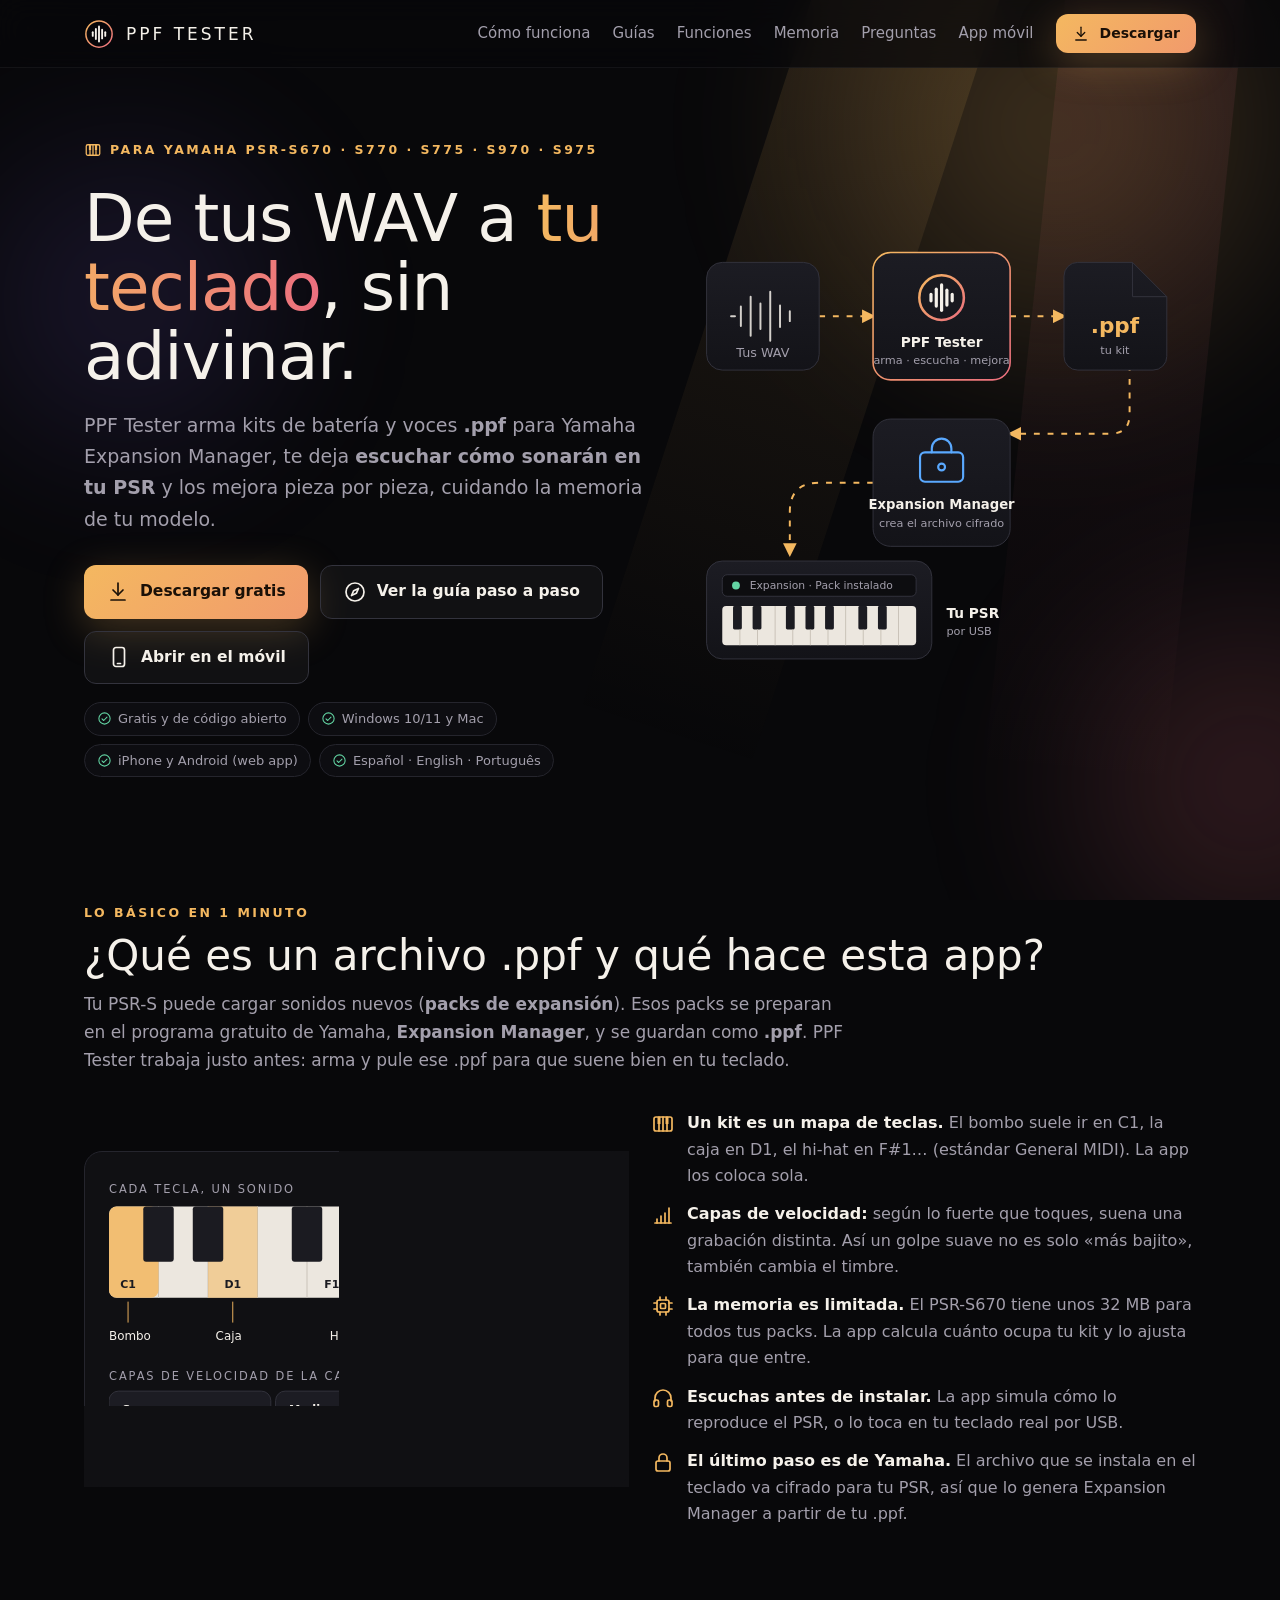
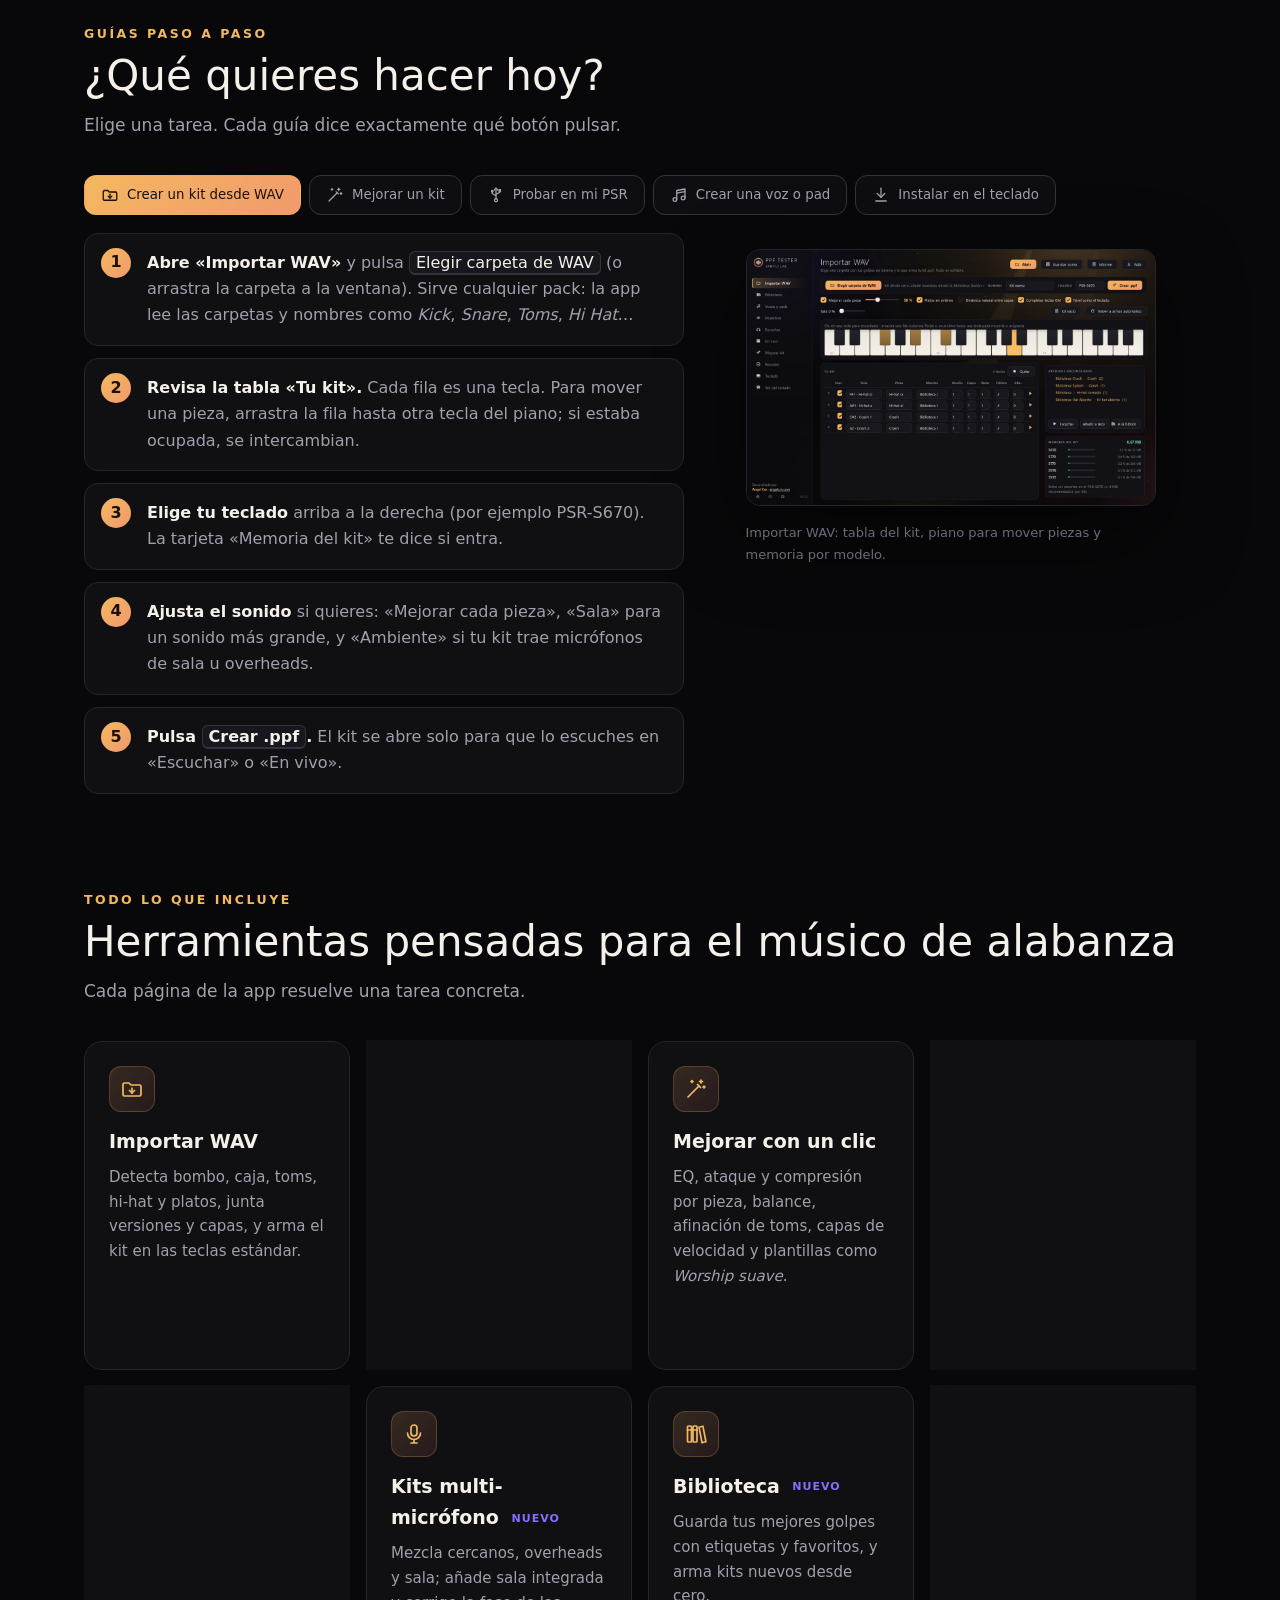
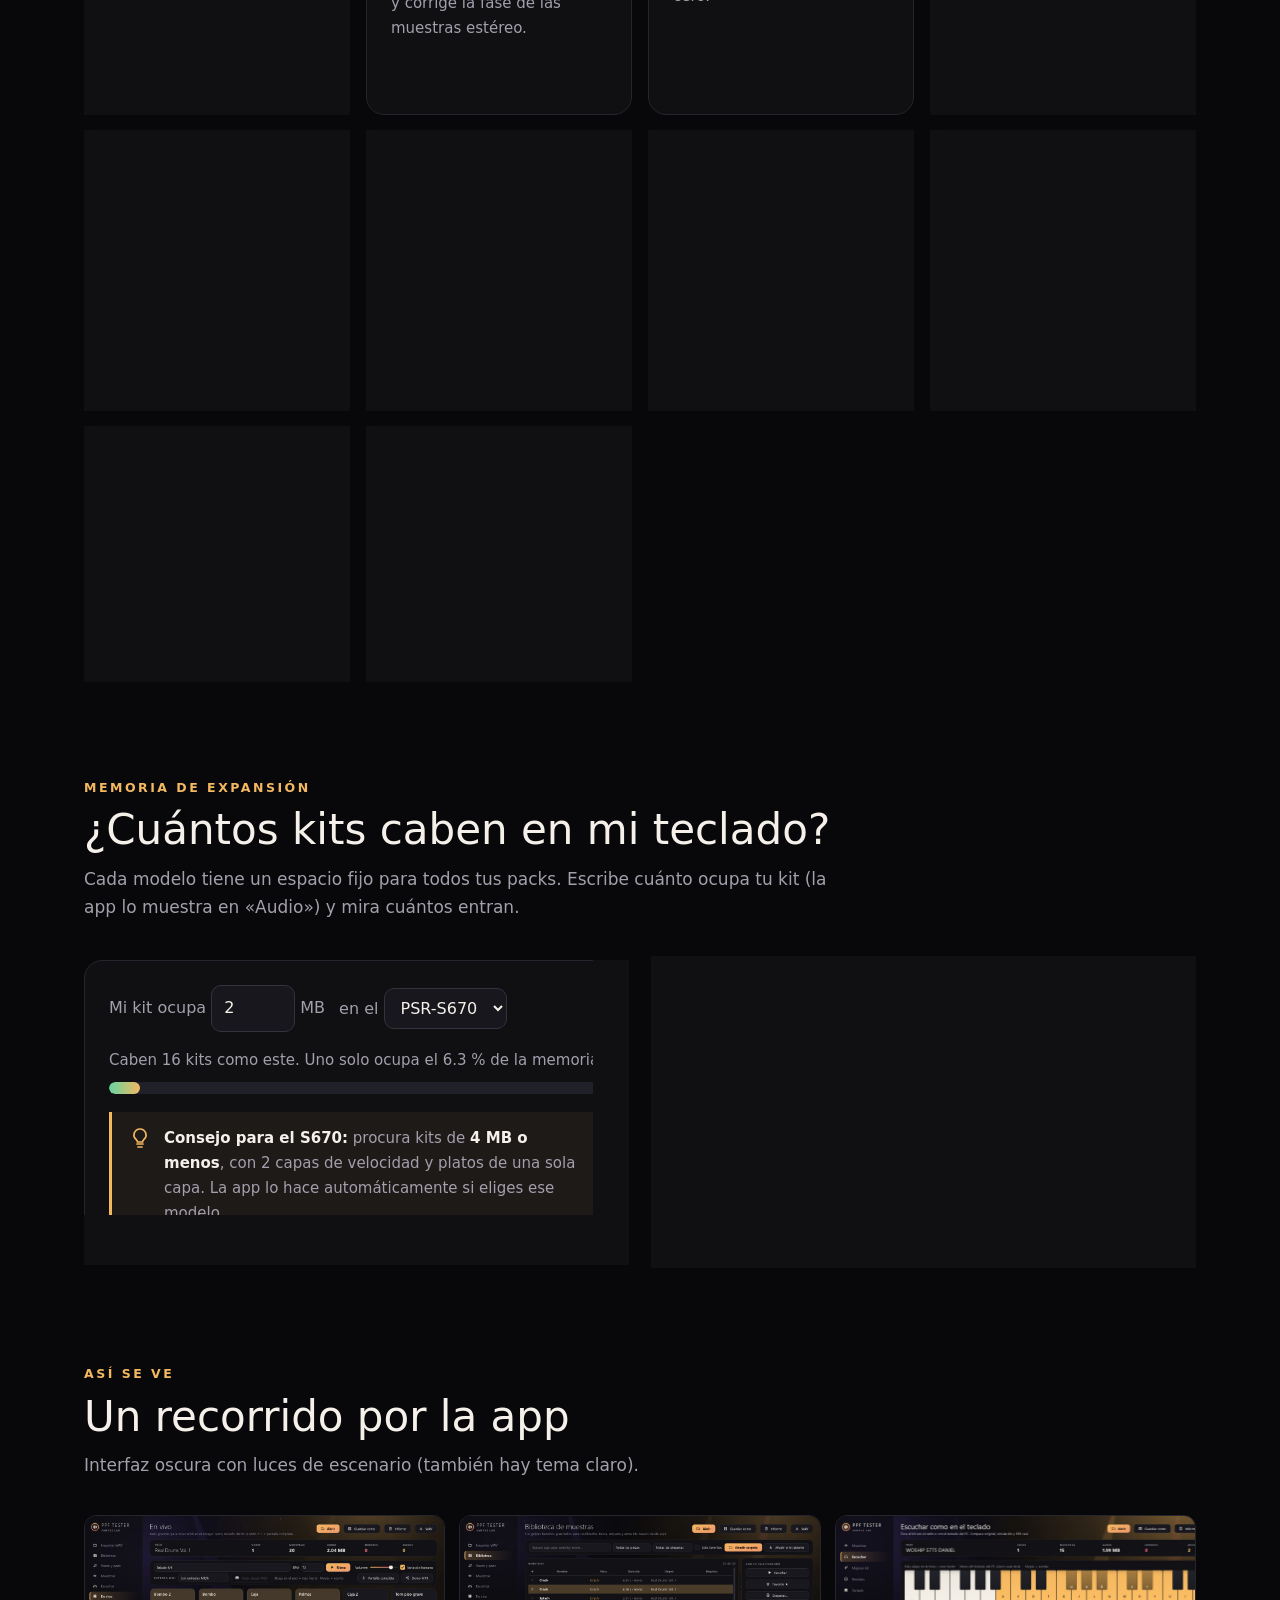
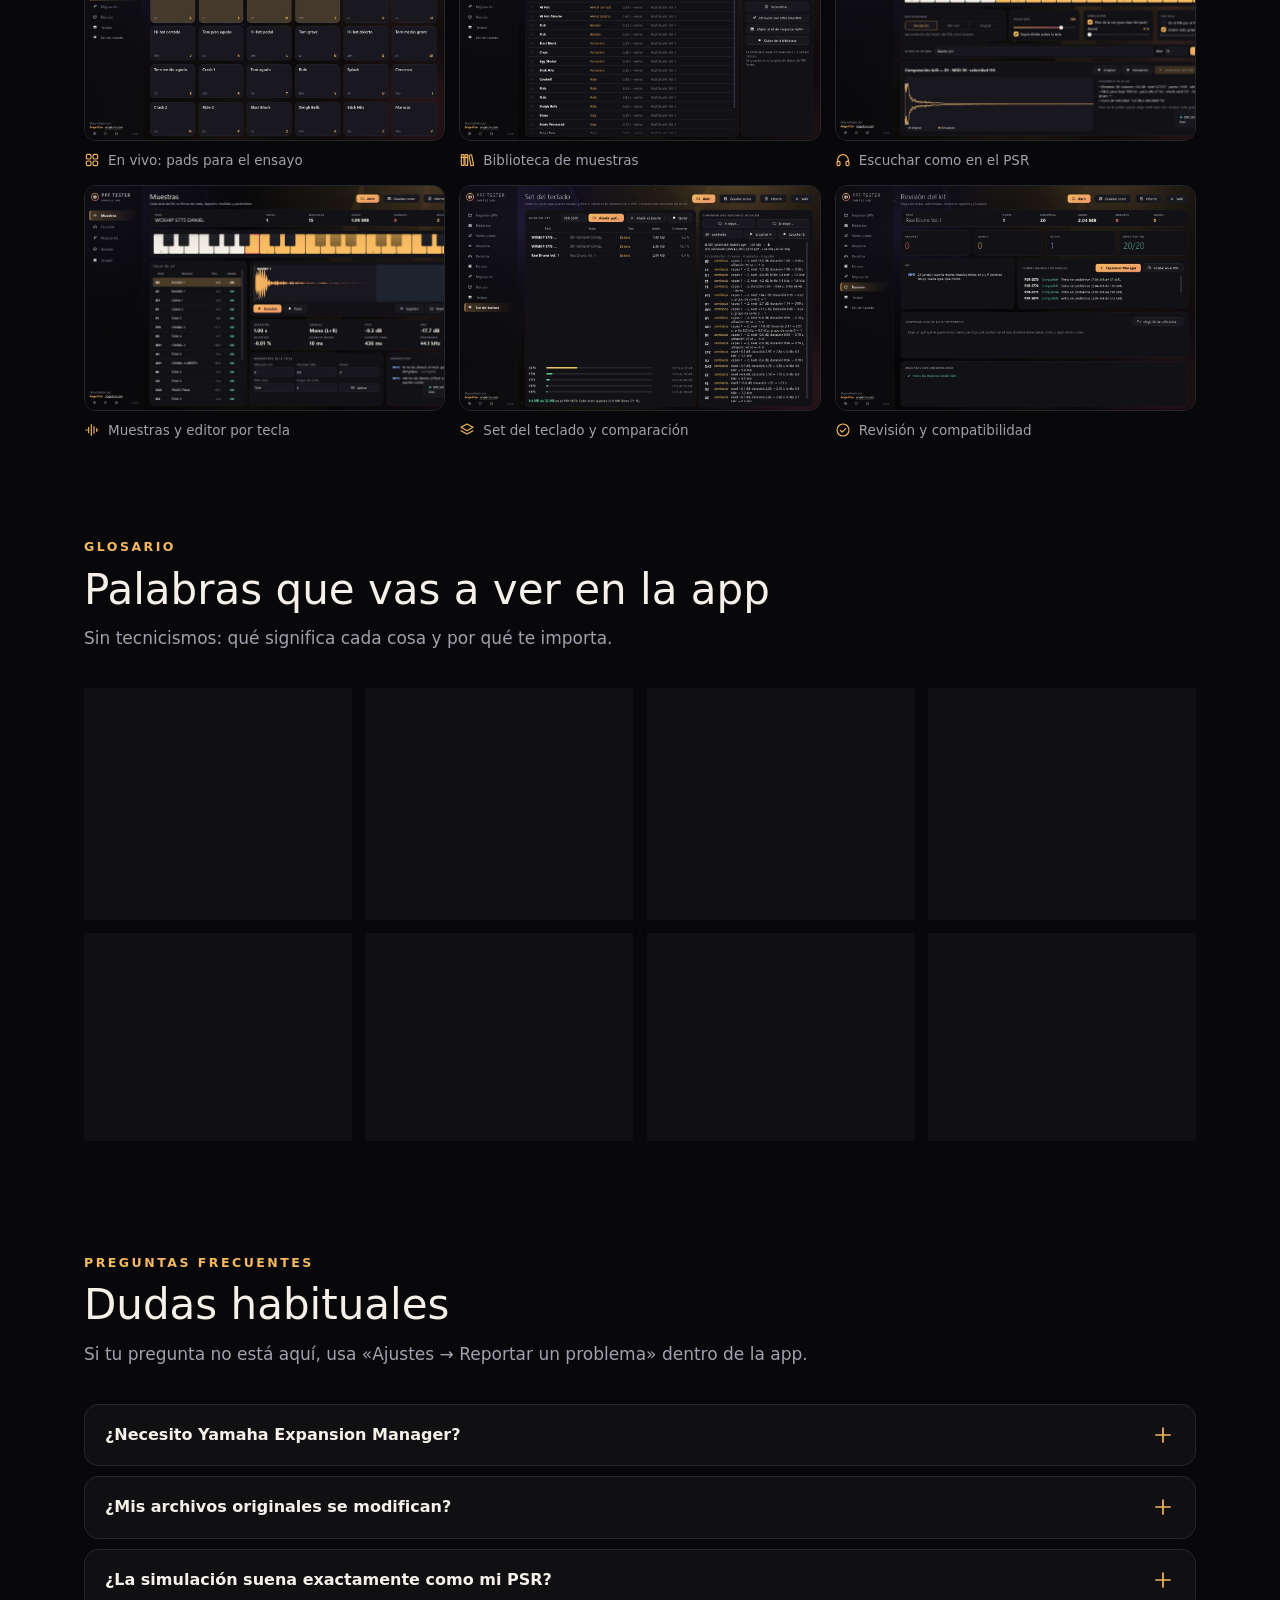
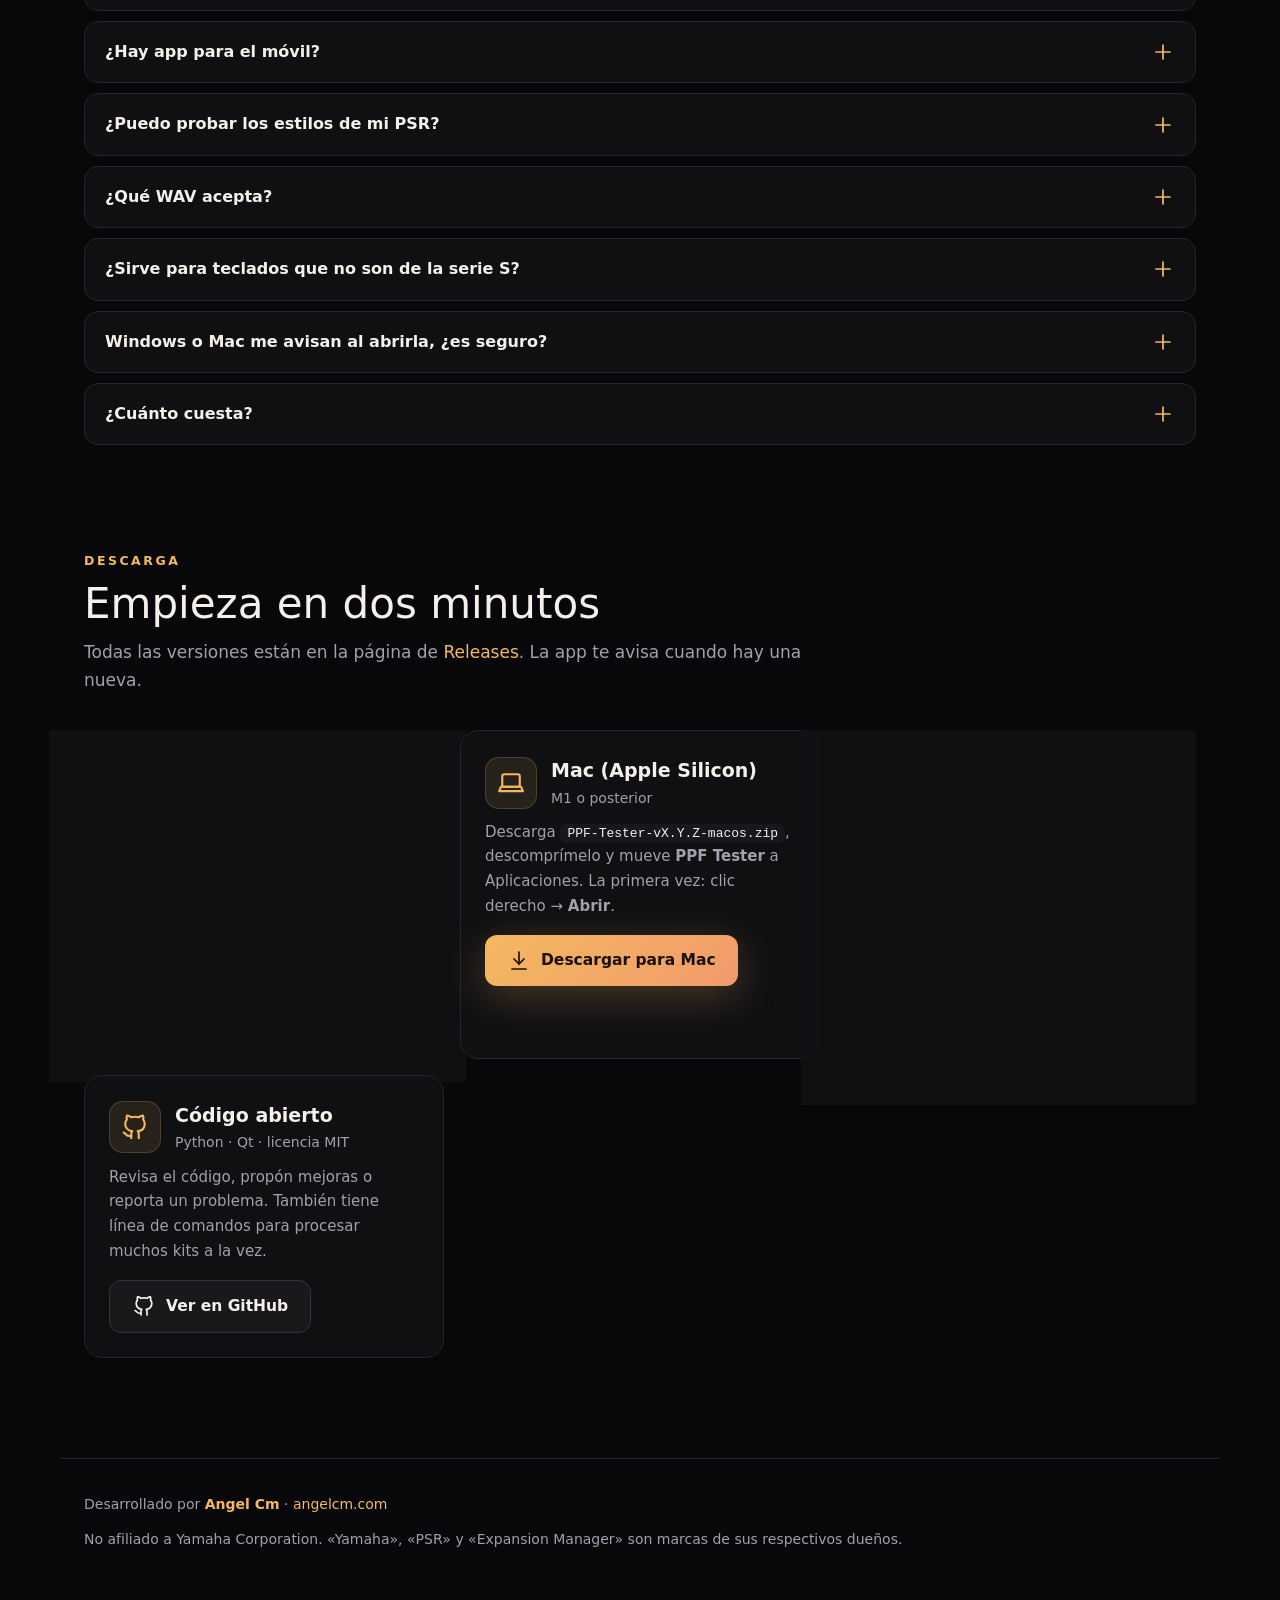
<file: docs/index.html>
<!doctype html>
<html lang="es">
<head>
<meta charset="utf-8">
<meta name="viewport" content="width=device-width, initial-scale=1">
<title>PPF Tester — Crea y mejora kits para tu Yamaha PSR-S</title>
<meta name="description" content="Guía y descarga de PPF Tester: crea, escucha y mejora kits de batería y voces .ppf para Yamaha PSR-S670, S770, S775, S970 y S975. Gratis y de código abierto. Por Angel Cm.">
<meta property="og:title" content="PPF Tester — Crea y mejora kits para tu Yamaha PSR-S">
<meta property="og:description" content="Arrastra tus WAV, escucha cómo sonarán en tu PSR y mejóralos pieza por pieza. Gratis para Windows y Mac.">
<meta property="og:image" content="https://angel-cm-dev.github.io/ppf-tester/live.jpg">
<link rel="icon" href="logo.png">
<style>
:root{--bg:#08080a;--card:#121216;--card2:#17171d;--line:#25252d;--line2:#33333d;--fg:#f5f1ea;--mut:#a39fac;--dim:#6d6977;
--gold:#f4b860;--coral:#ec6f7f;--violet:#8b6cff;--blue:#5aa9ff;--ok:#63d4a3;--r:18px}
*{box-sizing:border-box}html{scroll-behavior:smooth;scroll-padding-top:80px}
body{margin:0;background:var(--bg);color:var(--fg);font:16px/1.65 "Segoe UI Variable Text","Segoe UI",system-ui,-apple-system,"SF Pro Text",sans-serif;overflow-x:hidden}
a{color:var(--gold);text-decoration:none}a:hover{text-decoration:underline}
.i{width:24px;height:24px;flex:none;fill:none;stroke:currentColor;stroke-width:1.7;stroke-linecap:round;stroke-linejoin:round}
.i.s{width:18px;height:18px}.i.l{width:30px;height:30px}
/* luces de escenario */
.stage{position:fixed;inset:0;z-index:-1;overflow:hidden;pointer-events:none}
.light{position:absolute;border-radius:50%;filter:blur(60px);opacity:.5;animation:float 18s ease-in-out infinite}
.l1{width:55vw;height:55vw;left:55%;top:-25%;background:radial-gradient(circle,rgba(244,184,96,.5),transparent 65%)}
.l2{width:45vw;height:45vw;left:75%;top:55%;background:radial-gradient(circle,rgba(236,111,127,.4),transparent 65%);animation-delay:-6s}
.l3{width:40vw;height:40vw;left:-10%;top:5%;background:radial-gradient(circle,rgba(139,108,255,.3),transparent 65%);animation-delay:-11s}
.beam{position:absolute;top:-10%;width:14vw;height:130%;background:linear-gradient(180deg,rgba(244,184,96,.13),transparent 75%);transform-origin:top center;animation:sway 14s ease-in-out infinite}
.b1{left:66%;transform:rotate(18deg)}.b2{left:84%;transform:rotate(6deg);background:linear-gradient(180deg,rgba(236,111,127,.11),transparent 75%);animation-delay:-5s}
@keyframes float{50%{transform:translate(-4%,5%) scale(1.08)}}
@keyframes sway{50%{transform:rotate(-8deg)}}
/* cabecera */
header{position:sticky;top:0;z-index:10;backdrop-filter:blur(14px);background:rgba(8,8,10,.72);border-bottom:1px solid rgba(255,255,255,.05)}
.bar{max-width:1160px;margin:0 auto;padding:14px 24px;display:flex;align-items:center;gap:12px}
.brand{display:flex;align-items:center;gap:12px;color:var(--fg);font-weight:300;letter-spacing:3px;font-size:17px}
.brand:hover{text-decoration:none}
nav{margin-left:auto;display:flex;gap:22px;font-size:15px;align-items:center}
nav a{color:var(--mut)}nav a:hover{color:var(--fg);text-decoration:none}
nav .btn{padding:8px 16px;font-size:14px}
/* hero */
.hero{max-width:1160px;margin:0 auto;padding:72px 24px 30px;display:grid;grid-template-columns:1.05fr .95fr;gap:40px;align-items:center}
.eyebrow{display:inline-flex;align-items:center;gap:8px;color:var(--gold);font-weight:700;letter-spacing:2.5px;font-size:12.5px;text-transform:uppercase}
h1{font-size:clamp(38px,5.6vw,66px);font-weight:300;line-height:1.05;margin:16px 0 18px;letter-spacing:-1px}
h1 span{background:linear-gradient(90deg,var(--gold),var(--coral));-webkit-background-clip:text;background-clip:text;color:transparent}
.lead{color:var(--mut);font-size:19px;margin:0}
.cta{display:flex;gap:12px;flex-wrap:wrap;margin:30px 0 14px}
.btn{display:inline-flex;align-items:center;gap:10px;padding:13px 22px;border-radius:12px;font-weight:700;font-size:15.5px;border:1px solid var(--line2);color:var(--fg);background:rgba(255,255,255,.04);transition:.2s}
.btn:hover{background:rgba(255,255,255,.09);text-decoration:none}
.btn.primary{background:linear-gradient(135deg,var(--gold),#f19a6c);color:#1a1007;border:none;box-shadow:0 10px 40px rgba(244,184,96,.25)}
.btn.primary:hover{transform:translateY(-2px);box-shadow:0 14px 50px rgba(244,184,96,.35)}
.small{color:var(--mut);font-size:14px}
.chips{display:flex;flex-wrap:wrap;gap:8px;margin-top:18px}
.chip{display:inline-flex;align-items:center;gap:6px;font-size:13px;color:var(--mut);border:1px solid var(--line);border-radius:99px;padding:5px 12px;background:rgba(18,18,22,.6)}
.chip .i{width:15px;height:15px;color:var(--ok)}
.flow{width:100%;height:auto}
/* secciones */
section{max-width:1160px;margin:0 auto;padding:96px 24px 0}
.kicker{color:var(--gold);font-weight:700;letter-spacing:2.5px;font-size:12.5px;text-transform:uppercase;margin-bottom:8px}
h2{font-size:clamp(30px,4vw,42px);font-weight:300;margin:0 0 10px;line-height:1.15}
.sub{color:var(--mut);margin:0 0 36px;max-width:760px;font-size:17px}
h3{margin:0 0 8px;font-size:19px}
.card{background:rgba(18,18,22,.84);border:1px solid var(--line);border-radius:var(--r);padding:24px;backdrop-filter:blur(6px)}
.card p{margin:0;color:var(--mut);font-size:15px}
.grid{display:grid;grid-template-columns:repeat(auto-fit,minmax(255px,1fr));gap:16px}
.feat .ico{width:46px;height:46px;border-radius:12px;display:grid;place-items:center;margin-bottom:14px;color:var(--gold);
  background:linear-gradient(135deg,rgba(244,184,96,.16),rgba(236,111,127,.10));border:1px solid rgba(244,184,96,.22)}
.feat .tag{display:inline-block;font-size:11px;font-weight:700;letter-spacing:1px;color:var(--violet);margin-left:6px;vertical-align:middle}
.two{display:grid;grid-template-columns:1fr 1fr;gap:22px;align-items:center}
.diagram{width:100%;height:auto;display:block}
.note{display:flex;gap:12px;align-items:flex-start;border-left:3px solid var(--gold);background:rgba(244,184,96,.06);padding:14px 16px;border-radius:0 12px 12px 0;color:var(--mut);font-size:15px;margin-top:18px}
.note .i{color:var(--gold)}
.note b{color:var(--fg)}
.facts{list-style:none;padding:0;margin:0;display:grid;gap:12px}
.facts li{display:flex;gap:12px;color:var(--mut)}
.facts li b{color:var(--fg)}
.facts .i{color:var(--gold);margin-top:2px}
/* guías con pestañas */
.tabs{display:flex;flex-wrap:wrap;gap:8px;margin-bottom:18px}
.tab{display:inline-flex;align-items:center;gap:8px;cursor:pointer;border:1px solid var(--line2);background:rgba(18,18,22,.7);color:var(--mut);padding:10px 16px;border-radius:12px;font:600 14.5px inherit;font-family:inherit}
.tab[aria-selected=true]{color:#1a1007;background:linear-gradient(135deg,var(--gold),#f19a6c);border-color:transparent}
.tab:focus-visible{outline:2px solid var(--gold);outline-offset:2px}
.panel{display:none}.panel.on{display:grid;grid-template-columns:1.1fr .9fr;gap:22px;align-items:start}
.steps{counter-reset:s;list-style:none;margin:0;padding:0;display:grid;gap:12px}
.steps li{counter-increment:s;position:relative;padding:16px 18px 16px 62px;background:rgba(18,18,22,.84);border:1px solid var(--line);border-radius:14px;color:var(--mut)}
.steps li::before{content:counter(s);position:absolute;left:16px;top:14px;width:30px;height:30px;border-radius:50%;display:grid;place-items:center;font-weight:700;color:#1a1007;background:linear-gradient(135deg,var(--gold),#f19a6c)}
.steps li b{color:var(--fg)}
.steps kbd,.k{font:600 13.5px inherit;font-family:inherit;white-space:nowrap;background:var(--card2);border:1px solid var(--line2);border-bottom-width:2px;border-radius:6px;padding:1px 6px;color:var(--fg)}
.shotbox img{width:100%;border-radius:14px;border:1px solid var(--line);box-shadow:0 30px 80px rgba(0,0,0,.55)}
.shotbox figcaption{color:var(--dim);font-size:13px;margin-top:8px}
/* memoria */
table{width:100%;border-collapse:collapse}
.mem th,.mem td{padding:12px 14px;text-align:left;border-bottom:1px solid var(--line)}
.mem th{color:var(--mut);font-size:12.5px;letter-spacing:1px;text-transform:uppercase;font-weight:600}
.mem tr:last-child td{border-bottom:0}
.calc{display:flex;flex-wrap:wrap;gap:14px;align-items:center;margin-bottom:16px;color:var(--mut)}
.calc select,.calc input{background:var(--card2);color:var(--fg);border:1px solid var(--line2);border-radius:10px;padding:9px 12px;font:inherit}
.calc output{color:var(--fg);font-weight:700}
.meter{height:12px;border-radius:99px;background:#202028;overflow:hidden;margin-top:10px}
.meter i{display:block;height:100%;border-radius:99px;background:linear-gradient(90deg,var(--ok),var(--gold));transition:width .3s}
/* glosario y faq */
.gloss{display:grid;grid-template-columns:repeat(auto-fit,minmax(250px,1fr));gap:14px}
.gloss dt{font-weight:700;display:flex;gap:10px;align-items:center}
.gloss dt .i{color:var(--gold)}
.gloss dd{margin:6px 0 0;color:var(--mut);font-size:15px}
details{border:1px solid var(--line);border-radius:14px;background:rgba(18,18,22,.84);padding:0 20px;margin-bottom:10px}
summary{cursor:pointer;list-style:none;padding:17px 0;font-weight:600;display:flex;align-items:center;gap:12px}
summary::-webkit-details-marker{display:none}
summary .i{color:var(--gold);transition:transform .2s;margin-left:auto}
details[open] summary .i{transform:rotate(45deg)}
details p{color:var(--mut);margin:0 0 18px}
/* galería y descarga */
.gal{display:grid;grid-template-columns:repeat(3,1fr);gap:14px}
.gal figure{margin:0}
.gal img{width:100%;aspect-ratio:16/10;object-fit:cover;object-position:top left;border-radius:12px;border:1px solid var(--line);display:block}
.gal figcaption{font-size:13.5px;color:var(--mut);margin-top:8px;display:flex;gap:8px;align-items:center}
.gal figcaption .i{width:16px;height:16px;color:var(--gold)}
.dl{display:grid;grid-template-columns:repeat(auto-fit,minmax(300px,1fr));gap:16px}
.dl .card{display:flex;flex-direction:column;gap:10px}
.dl .head{display:flex;align-items:center;gap:14px}
.dl .head .ico{width:52px;height:52px;border-radius:14px;display:grid;place-items:center;color:var(--gold);background:rgba(244,184,96,.1);border:1px solid rgba(244,184,96,.2)}
.dl code{font:13px ui-monospace,Consolas,monospace;color:var(--fg);background:var(--card2);border-radius:6px;padding:2px 7px}
.dl .btn{align-self:flex-start;margin-top:6px}
footer{max-width:1160px;margin:100px auto 0;padding:34px 24px 50px;border-top:1px solid var(--line);display:flex;flex-wrap:wrap;gap:12px;justify-content:space-between;color:var(--mut);font-size:14px}
.hero>*,.two>*,.panel>*,.grid>*,.dl>*,.gal>*{min-width:0}img,svg.flow,svg.diagram{max-width:100%}
.mem{font-size:15px}
@media (max-width:900px){.hero,.two,.panel.on{grid-template-columns:1fr}.gal{grid-template-columns:1fr 1fr}nav a:not(.btn){display:none}}
@media (max-width:560px){.gal{grid-template-columns:1fr}.steps li{padding-left:56px}.bar{padding:12px 16px}.brand{font-size:15px;letter-spacing:2px}.hero,section{padding-left:16px;padding-right:16px}.mem th,.mem td{padding:10px 8px}.tab{flex:1 1 auto}}
@media (prefers-reduced-motion:reduce){.light,.beam,.anim{animation:none!important}html{scroll-behavior:auto}}
/* animaciones del diagrama */
.pulse{animation:pulse 2.4s ease-in-out infinite}
@keyframes pulse{50%{opacity:.35}}
.dash{stroke-dasharray:6 8;animation:dash 1.6s linear infinite}
@keyframes dash{to{stroke-dashoffset:-28}}
</style>
</head>
<body>

<!-- ============================================================ iconos SVG -->
<svg width="0" height="0" style="position:absolute" aria-hidden="true">
 <defs>
  <linearGradient id="g-gold" x1="0" y1="0" x2="1" y2="1"><stop offset="0" stop-color="#f4b860"/><stop offset="1" stop-color="#ec6f7f"/></linearGradient>
  <linearGradient id="g-card" x1="0" y1="0" x2="0" y2="1"><stop offset="0" stop-color="#1c1c23"/><stop offset="1" stop-color="#131318"/></linearGradient>
 </defs>
 <symbol id="i-logo" viewBox="0 0 48 48"><circle cx="24" cy="24" r="21" fill="none" stroke="url(#g-gold)" stroke-width="2.4"/><g stroke="#f5f1ea" stroke-width="3" stroke-linecap="round"><path d="M14 21v6"/><path d="M19 16v16"/><path d="M24 12v24"/><path d="M29 17v14"/><path d="M34 21v6"/></g></symbol>
 <symbol id="i-download" viewBox="0 0 24 24"><path d="M12 3v12"/><path d="m7 10 5 5 5-5"/><path d="M5 20h14"/></symbol>
 <symbol id="i-github" viewBox="0 0 24 24"><path d="M9 19c-4 1.3-4-2-6-2.5"/><path d="M15 21v-3.4a3 3 0 0 0-.8-2.3c2.7-.3 5.6-1.3 5.6-6a4.7 4.7 0 0 0-1.3-3.2 4.3 4.3 0 0 0-.1-3.2s-1-.3-3.4 1.3a11.6 11.6 0 0 0-6 0C6.6 2.6 5.6 2.9 5.6 2.9a4.3 4.3 0 0 0-.1 3.2 4.7 4.7 0 0 0-1.3 3.2c0 4.6 2.9 5.7 5.6 6a3 3 0 0 0-.8 2.3V21"/></symbol>
 <symbol id="i-check" viewBox="0 0 24 24"><circle cx="12" cy="12" r="9"/><path d="m8 12.5 2.7 2.7L16 9.8"/></symbol>
 <symbol id="i-folder" viewBox="0 0 24 24"><path d="M3 7.5A1.5 1.5 0 0 1 4.5 6H9l2 2h8.5A1.5 1.5 0 0 1 21 9.5v8A1.5 1.5 0 0 1 19.5 19h-15A1.5 1.5 0 0 1 3 17.5z"/><path d="M12 11v5"/><path d="m9.5 13.5 2.5 2.5 2.5-2.5"/></symbol>
 <symbol id="i-headphones" viewBox="0 0 24 24"><path d="M4 15v-3a8 8 0 0 1 16 0v3"/><rect x="3" y="14" width="4.5" height="6.5" rx="1.6"/><rect x="16.5" y="14" width="4.5" height="6.5" rx="1.6"/></symbol>
 <symbol id="i-wand" viewBox="0 0 24 24"><path d="m4 20 11-11"/><path d="m13.5 7.5 3 3"/><path d="M17 3v3M15.5 4.5h3M20 9v2M19 10h2M8 3.5v2M7 4.5h2"/></symbol>
 <symbol id="i-wave" viewBox="0 0 24 24"><path d="M3 12h2M7 8v8M11 4v16M15 7v10M19 10v4M21 12h0"/></symbol>
 <symbol id="i-piano" viewBox="0 0 24 24"><rect x="3" y="5" width="18" height="14" rx="2"/><path d="M8 5v14M12 5v14M16 5v14"/><path d="M6.5 5v7h3V5M14.5 5v7h3V5" fill="currentColor" stroke="none"/></symbol>
 <symbol id="i-chip" viewBox="0 0 24 24"><rect x="6" y="6" width="12" height="12" rx="2"/><rect x="9.5" y="9.5" width="5" height="5" rx="1"/><path d="M9 3v3M15 3v3M9 18v3M15 18v3M3 9h3M3 15h3M18 9h3M18 15h3"/></symbol>
 <symbol id="i-mic" viewBox="0 0 24 24"><rect x="9" y="3" width="6" height="11" rx="3"/><path d="M5.5 11a6.5 6.5 0 0 0 13 0"/><path d="M12 17.5V21M9 21h6"/></symbol>
 <symbol id="i-books" viewBox="0 0 24 24"><rect x="3.5" y="4" width="4" height="16" rx="1"/><rect x="9" y="4" width="4" height="16" rx="1"/><path d="m15 5.2 3.9-1 3 15.5-3.9 1z"/><path d="M3.5 8h4M9 8h4"/></symbol>
 <symbol id="i-note" viewBox="0 0 24 24"><path d="M9 18V6l11-2v12"/><circle cx="6.5" cy="18" r="2.5"/><circle cx="17.5" cy="16" r="2.5"/><path d="m9 9.5 11-2"/></symbol>
 <symbol id="i-phone" viewBox="0 0 24 24"><rect x="6.5" y="2.5" width="11" height="19" rx="2.5"/><path d="M10.5 18.5h3"/></symbol>
 <symbol id="i-style" viewBox="0 0 24 24"><rect x="2.5" y="6" width="19" height="12" rx="2"/><path d="M6 10h2M10 10h2M14 10h2"/><path d="M6 14h12"/></symbol>
 <symbol id="i-pads" viewBox="0 0 24 24"><rect x="3.5" y="3.5" width="7" height="7" rx="2"/><rect x="13.5" y="3.5" width="7" height="7" rx="2"/><rect x="3.5" y="13.5" width="7" height="7" rx="2"/><rect x="13.5" y="13.5" width="7" height="7" rx="2"/></symbol>
 <symbol id="i-compass" viewBox="0 0 24 24"><circle cx="12" cy="12" r="9"/><path d="m15.5 8.5-2.2 4.8-4.8 2.2 2.2-4.8z"/></symbol>
 <symbol id="i-layers" viewBox="0 0 24 24"><path d="m12 3 9 5-9 5-9-5z"/><path d="m3 13 9 5 9-5"/></symbol>
 <symbol id="i-share" viewBox="0 0 24 24"><circle cx="6" cy="12" r="2.6"/><circle cx="18" cy="6" r="2.6"/><circle cx="18" cy="18" r="2.6"/><path d="m8.3 10.8 7.4-3.6M8.3 13.2l7.4 3.6"/></symbol>
 <symbol id="i-scale" viewBox="0 0 24 24"><path d="M12 4v16M7 20h10"/><path d="M5 7h14"/><path d="m5 7-3 6a3 3 0 0 0 6 0z"/><path d="m19 7-3 6a3 3 0 0 0 6 0z"/></symbol>
 <symbol id="i-compare" viewBox="0 0 24 24"><rect x="3" y="4" width="7.5" height="16" rx="1.5"/><rect x="13.5" y="4" width="7.5" height="16" rx="1.5"/><path d="M6 9h2M6 12h2M16.5 9h2M16.5 14h2"/></symbol>
 <symbol id="i-room" viewBox="0 0 24 24"><path d="M3 20V9l9-5 9 5v11"/><path d="M8 20v-6h8v6"/><path d="M9.5 11.5a3.5 3.5 0 0 1 5 0"/></symbol>
 <symbol id="i-usb" viewBox="0 0 24 24"><path d="M12 3v14"/><path d="m9.5 5.5 2.5-2.5 2.5 2.5"/><path d="M12 13 7 10V8"/><circle cx="7" cy="7" r="1"/><path d="m12 11 5-2.5V7"/><rect x="16" y="5" width="2" height="2"/><circle cx="12" cy="19" r="2"/></symbol>
 <symbol id="i-monitor" viewBox="0 0 24 24"><rect x="3" y="4" width="18" height="12" rx="2"/><path d="M8 20h8M12 16v4"/></symbol>
 <symbol id="i-laptop" viewBox="0 0 24 24"><rect x="5" y="5" width="14" height="10" rx="1.5"/><path d="M2.5 18.5h19l-1.5-3.5H4z"/></symbol>
 <symbol id="i-plus" viewBox="0 0 24 24"><path d="M12 5v14M5 12h14"/></symbol>
 <symbol id="i-bulb" viewBox="0 0 24 24"><path d="M9 18h6M10 21h4"/><path d="M12 3a6 6 0 0 0-3.6 10.8c.6.5 1 1.2 1 2V16h5.2v-.2c0-.8.4-1.5 1-2A6 6 0 0 0 12 3z"/></symbol>
 <symbol id="i-velocity" viewBox="0 0 24 24"><path d="M4 20h16"/><path d="M6 20v-4M10 20v-7M14 20v-10M18 20V5"/></symbol>
 <symbol id="i-loop" viewBox="0 0 24 24"><path d="M17 2.5 20 5.5 17 8.5"/><path d="M4 11.5v-1a5 5 0 0 1 5-5h11"/><path d="m7 21.5-3-3 3-3"/><path d="M20 12.5v1a5 5 0 0 1-5 5H4"/></symbol>
 <symbol id="i-phase" viewBox="0 0 24 24"><path d="M2 12c2.5-6 5-6 7.5 0s5 6 7.5 0 3.5-4 5-2"/><path d="M2 12c2.5 6 5 6 7.5 0" opacity=".45"/></symbol>
 <symbol id="i-shuffle" viewBox="0 0 24 24"><path d="M3 7h3.5c2.5 0 4 1.5 5.5 5s3 5 5.5 5H21"/><path d="M3 17h3.5c1.4 0 2.5-.5 3.4-1.4M14 8.4c.9-.9 2-1.4 3.4-1.4H21"/><path d="m18.5 4.5 2.5 2.5-2.5 2.5M18.5 14.5l2.5 2.5-2.5 2.5"/></symbol>
 <symbol id="i-lock" viewBox="0 0 24 24"><rect x="5" y="11" width="14" height="10" rx="2"/><path d="M8 11V8a4 4 0 0 1 8 0v3"/></symbol>
</svg>

<div class="stage" aria-hidden="true"><div class="light l1"></div><div class="light l2"></div><div class="light l3"></div><div class="beam b1"></div><div class="beam b2"></div></div>

<header>
 <div class="bar">
  <a class="brand" href="#"><svg class="i l" viewBox="0 0 48 48" aria-hidden="true"><use href="#i-logo"/></svg>PPF TESTER</a>
  <nav>
   <a href="#como-funciona">Cómo funciona</a><a href="#guias">Guías</a><a href="#funciones">Funciones</a><a href="#memoria">Memoria</a><a href="#faq">Preguntas</a><a href="app/">App móvil</a>
   <a class="btn primary" href="#descargar"><svg class="i s"><use href="#i-download"/></svg>Descargar</a>
  </nav>
 </div>
</header>

<!-- ============================================================ hero -->
<div class="hero">
 <div>
  <div class="eyebrow"><svg class="i s"><use href="#i-piano"/></svg>Para Yamaha PSR-S670 · S770 · S775 · S970 · S975</div>
  <h1>De tus WAV a <span>tu teclado</span>, sin adivinar.</h1>
  <p class="lead">PPF Tester arma kits de batería y voces <b>.ppf</b> para Yamaha Expansion Manager, te deja <b>escuchar cómo sonarán en tu PSR</b> y los mejora pieza por pieza, cuidando la memoria de tu modelo.</p>
  <div class="cta">
   <a class="btn primary" href="#descargar"><svg class="i"><use href="#i-download"/></svg>Descargar gratis</a>
   <a class="btn" href="#guias"><svg class="i"><use href="#i-compass"/></svg>Ver la guía paso a paso</a>
   <a class="btn" href="app/"><svg class="i"><use href="#i-phone"/></svg>Abrir en el móvil</a>
  </div>
  <div class="chips">
   <span class="chip"><svg class="i"><use href="#i-check"/></svg>Gratis y de código abierto</span>
   <span class="chip"><svg class="i"><use href="#i-check"/></svg>Windows 10/11 y Mac</span>
   <span class="chip"><svg class="i"><use href="#i-check"/></svg>iPhone y Android (web app)</span>
   <span class="chip"><svg class="i"><use href="#i-check"/></svg>Español · English · Português</span>
  </div>
 </div>

 <!-- diagrama del flujo -->
 <svg class="flow" viewBox="0 0 520 460" role="img" aria-labelledby="flow-t">
  <title id="flow-t">Flujo: tus WAV entran en PPF Tester, sale un archivo .ppf, Expansion Manager lo convierte y se instala en tu PSR.</title>
  <defs>
   <marker id="ar" viewBox="0 0 10 10" refX="8" refY="5" markerWidth="7" markerHeight="7" orient="auto"><path d="M0 0 10 5 0 10z" fill="#f4b860"/></marker>
  </defs>
  <g fill="none" stroke="#f4b860" stroke-width="2" marker-end="url(#ar)">
   <path class="dash anim" d="M135 85 H190"/>
   <path class="dash anim" d="M330 85 H385"/>
   <path class="dash anim" d="M452 135 V185 Q452 205 432 205 H330"/>
   <path class="dash anim" d="M190 255 H135 Q105 255 105 285 V328"/>
  </g>
  <!-- WAV -->
  <g transform="translate(20 30)">
   <rect width="115" height="110" rx="16" fill="url(#g-card)" stroke="#33333d"/>
   <g stroke="#f5f1ea" stroke-width="2" stroke-linecap="round" opacity=".85"><path d="M25 55h4M35 45v20M45 35v40M55 42v26M65 30v50M75 44v22M85 50v10"/></g>
   <text x="57.5" y="97" text-anchor="middle" fill="#a39fac" font-size="13" font-family="inherit">Tus WAV</text>
  </g>
  <!-- PPF Tester -->
  <g transform="translate(190 20)">
   <rect width="140" height="130" rx="18" fill="url(#g-card)" stroke="url(#g-gold)" stroke-width="1.6"/>
   <use href="#i-logo" x="44" y="20" width="52" height="52"/>
   <text x="70" y="96" text-anchor="middle" fill="#f5f1ea" font-size="14" font-weight="700" font-family="inherit">PPF Tester</text>
   <text x="70" y="114" text-anchor="middle" fill="#a39fac" font-size="11.5" font-family="inherit">arma · escucha · mejora</text>
  </g>
  <!-- archivo .ppf -->
  <g transform="translate(385 30)">
   <path d="M0 14A14 14 0 0 1 14 0h56l35 35v61a14 14 0 0 1-14 14H14A14 14 0 0 1 0 96z" fill="url(#g-card)" stroke="#33333d"/>
   <path d="M70 0v35h35" fill="none" stroke="#33333d"/>
   <text x="52" y="72" text-anchor="middle" fill="#f4b860" font-size="22" font-weight="700" font-family="inherit">.ppf</text>
   <text x="52" y="94" text-anchor="middle" fill="#a39fac" font-size="11.5" font-family="inherit">tu kit</text>
  </g>
  <!-- Expansion Manager -->
  <g transform="translate(190 190)">
   <rect width="140" height="130" rx="18" fill="url(#g-card)" stroke="#33333d"/>
   <g transform="translate(46 22)" fill="none" stroke="#5aa9ff" stroke-width="2.2" stroke-linecap="round" stroke-linejoin="round"><rect x="2" y="12" width="44" height="30" rx="5"/><path d="M14 12V8a10 10 0 0 1 20 0v4"/><circle cx="24" cy="27" r="3.5"/></g>
   <text x="70" y="92" text-anchor="middle" fill="#f5f1ea" font-size="13.5" font-weight="700" font-family="inherit">Expansion Manager</text>
   <text x="70" y="110" text-anchor="middle" fill="#a39fac" font-size="11.5" font-family="inherit">crea el archivo cifrado</text>
  </g>
  <!-- PSR -->
  <g transform="translate(20 335)">
   <rect width="230" height="100" rx="16" fill="url(#g-card)" stroke="#33333d"/>
   <rect x="16" y="14" width="198" height="22" rx="5" fill="#0d0d10" stroke="#33333d"/>
   <circle class="pulse anim" cx="30" cy="25" r="4" fill="#63d4a3"/>
   <text x="44" y="29" fill="#a39fac" font-size="11" font-family="inherit">Expansion · Pack instalado</text>
   <g transform="translate(16 46)"><rect width="198" height="40" rx="4" fill="#ece7df"/>
    <g fill="#1b1b21"><rect x="11" y="0" width="9" height="24" rx="1.5"/><rect x="31" y="0" width="9" height="24" rx="1.5"/><rect x="65" y="0" width="9" height="24" rx="1.5"/><rect x="85" y="0" width="9" height="24" rx="1.5"/><rect x="105" y="0" width="9" height="24" rx="1.5"/><rect x="139" y="0" width="9" height="24" rx="1.5"/><rect x="159" y="0" width="9" height="24" rx="1.5"/></g>
    <g stroke="#c9c2b8"><path d="M18 24v16M36 24v16M54 0v40M72 24v16M90 24v16M108 24v16M126 0v40M144 24v16M162 24v16M180 0v40"/></g>
   </g>
   <text x="245" y="58" fill="#f5f1ea" font-size="14" font-weight="700" font-family="inherit">Tu PSR</text>
   <text x="245" y="76" fill="#a39fac" font-size="11.5" font-family="inherit">por USB</text>
  </g>
 </svg>
</div>

<!-- ============================================================ cómo funciona -->
<section id="como-funciona">
 <div class="kicker">Lo básico en 1 minuto</div>
 <h2>¿Qué es un archivo .ppf y qué hace esta app?</h2>
 <p class="sub">Tu PSR-S puede cargar sonidos nuevos (<b>packs de expansión</b>). Esos packs se preparan en el programa gratuito de Yamaha, <b>Expansion Manager</b>, y se guardan como <b>.ppf</b>. PPF Tester trabaja justo antes: arma y pule ese .ppf para que suene bien en tu teclado.</p>
 <div class="two">
  <div class="card">
   <svg class="diagram" viewBox="0 0 520 300" role="img" aria-labelledby="kit-t">
    <title id="kit-t">Un kit de batería asigna un sonido a cada tecla, y cada tecla puede tener varias capas según la fuerza del golpe.</title>
    <text x="0" y="18" fill="#a39fac" font-size="12" letter-spacing="2" font-family="inherit">CADA TECLA, UN SONIDO</text>
    <g transform="translate(0 32)">
     <rect width="520" height="96" rx="8" fill="#ece7df"/>
     <g stroke="#c9c2b8"><path d="M52 0v96M104 0v96M156 0v96M208 0v96M260 0v96M312 0v96M364 0v96M416 0v96M468 0v96"/></g>
     <rect x="0" y="0" width="52" height="96" rx="8" fill="#f4b860" opacity=".85"/>
     <rect x="104" y="0" width="52" height="96" fill="#f4b860" opacity=".55"/>
     <g fill="#1b1b21"><rect x="36" width="32" height="58" rx="3"/><rect x="88" width="32" height="58" rx="3"/><rect x="192" width="32" height="58" rx="3"/><rect x="244" width="32" height="58" rx="3" fill="#ec6f7f"/><rect x="296" width="32" height="58" rx="3"/><rect x="400" width="32" height="58" rx="3"/><rect x="452" width="32" height="58" rx="3"/></g>
     <g font-family="inherit" font-size="11.5" font-weight="700" fill="#1b1b21" text-anchor="middle"><text x="20" y="86">C1</text><text x="130" y="86">D1</text><text x="234" y="86">F1</text></g>
    </g>
    <g font-family="inherit" font-size="12.5" fill="#f5f1ea">
     <path d="M20 132v22" stroke="#f4b860"/><text x="0" y="172">Bombo</text>
     <path d="M130 132v22" stroke="#f4b860"/><text x="112" y="172">Caja</text>
     <path d="M260 92v62" stroke="#ec6f7f"/><text x="232" y="172">Hi-hat</text>
    </g>
    <text x="0" y="214" fill="#a39fac" font-size="12" letter-spacing="2" font-family="inherit">CAPAS DE VELOCIDAD DE LA CAJA</text>
    <g transform="translate(0 226)" font-family="inherit" font-size="12">
     <rect width="170" height="56" rx="10" fill="#1c1c23" stroke="#33333d"/><text x="14" y="24" fill="#f5f1ea" font-weight="700">Suave</text><text x="14" y="42" fill="#a39fac">velocidad 1–55</text>
     <rect x="175" width="170" height="56" rx="10" fill="#1c1c23" stroke="#33333d"/><text x="189" y="24" fill="#f5f1ea" font-weight="700">Medio</text><text x="189" y="42" fill="#a39fac">velocidad 56–99</text>
     <rect x="350" width="170" height="56" rx="10" fill="url(#g-gold)"/><text x="364" y="24" fill="#1a1007" font-weight="700">Fuerte</text><text x="364" y="42" fill="#1a1007">velocidad 100–127</text>
    </g>
   </svg>
  </div>
  <ul class="facts">
   <li><svg class="i"><use href="#i-piano"/></svg><span><b>Un kit es un mapa de teclas.</b> El bombo suele ir en C1, la caja en D1, el hi-hat en F#1… (estándar General MIDI). La app los coloca sola.</span></li>
   <li><svg class="i"><use href="#i-velocity"/></svg><span><b>Capas de velocidad:</b> según lo fuerte que toques, suena una grabación distinta. Así un golpe suave no es solo «más bajito», también cambia el timbre.</span></li>
   <li><svg class="i"><use href="#i-chip"/></svg><span><b>La memoria es limitada.</b> El PSR-S670 tiene unos 32 MB para todos tus packs. La app calcula cuánto ocupa tu kit y lo ajusta para que entre.</span></li>
   <li><svg class="i"><use href="#i-headphones"/></svg><span><b>Escuchas antes de instalar.</b> La app simula cómo lo reproduce el PSR, o lo toca en tu teclado real por USB.</span></li>
   <li><svg class="i"><use href="#i-lock"/></svg><span><b>El último paso es de Yamaha.</b> El archivo que se instala en el teclado va cifrado para tu PSR, así que lo genera Expansion Manager a partir de tu .ppf.</span></li>
  </ul>
 </div>
</section>

<!-- ============================================================ guías -->
<section id="guias">
 <div class="kicker">Guías paso a paso</div>
 <h2>¿Qué quieres hacer hoy?</h2>
 <p class="sub">Elige una tarea. Cada guía dice exactamente qué botón pulsar.</p>
 <div class="tabs" role="tablist" aria-label="Guías">
  <button class="tab" role="tab" aria-selected="true" aria-controls="g1" id="t1"><svg class="i s"><use href="#i-folder"/></svg>Crear un kit desde WAV</button>
  <button class="tab" role="tab" aria-selected="false" aria-controls="g2" id="t2"><svg class="i s"><use href="#i-wand"/></svg>Mejorar un kit</button>
  <button class="tab" role="tab" aria-selected="false" aria-controls="g3" id="t3"><svg class="i s"><use href="#i-usb"/></svg>Probar en mi PSR</button>
  <button class="tab" role="tab" aria-selected="false" aria-controls="g4" id="t4"><svg class="i s"><use href="#i-note"/></svg>Crear una voz o pad</button>
  <button class="tab" role="tab" aria-selected="false" aria-controls="g5" id="t5"><svg class="i s"><use href="#i-download"/></svg>Instalar en el teclado</button>
 </div>

 <div class="panel on" id="g1" role="tabpanel" aria-labelledby="t1">
  <ol class="steps">
   <li><b>Abre «Importar WAV»</b> y pulsa <span class="k">Elegir carpeta de WAV</span> (o arrastra la carpeta a la ventana). Sirve cualquier pack: la app lee las carpetas y nombres como <i>Kick</i>, <i>Snare</i>, <i>Toms</i>, <i>Hi Hat</i>…</li>
   <li><b>Revisa la tabla «Tu kit».</b> Cada fila es una tecla. Para mover una pieza, arrastra la fila hasta otra tecla del piano; si estaba ocupada, se intercambian.</li>
   <li><b>Elige tu teclado</b> arriba a la derecha (por ejemplo PSR-S670). La tarjeta «Memoria del kit» te dice si entra.</li>
   <li><b>Ajusta el sonido</b> si quieres: «Mejorar cada pieza», «Sala» para un sonido más grande, y «Ambiente» si tu kit trae micrófonos de sala u overheads.</li>
   <li><b>Pulsa <span class="k">Crear .ppf</span>.</b> El kit se abre solo para que lo escuches en «Escuchar» o «En vivo».</li>
  </ol>
  <figure class="shotbox"><img src="import.jpg" alt="Pantalla Importar WAV" loading="lazy"><figcaption>Importar WAV: tabla del kit, piano para mover piezas y memoria por modelo.</figcaption></figure>
 </div>

 <div class="panel" id="g2" role="tabpanel" aria-labelledby="t2">
  <ol class="steps">
   <li><b>Abre tu .ppf</b> con <span class="k">Abrir</span> o <span class="k">Ctrl</span>+<span class="k">O</span>.</li>
   <li><b>Ve a «Revisión».</b> Verás errores, avisos y la compatibilidad con cada modelo: es la lista de lo que conviene arreglar.</li>
   <li><b>En «Mejorar kit»</b> elige tu teclado y una plantilla (por ejemplo <i>Worship suave</i>) y pulsa <span class="k">Mejorar (vista previa)</span>. Nada se guarda todavía.</li>
   <li><b>Compara</b> con <span class="k">Antes</span> y <span class="k">Después</span>. Si una pieza no te convence, usa el ajuste fino (golpe, cuerpo, brillo).</li>
   <li><b>Guarda</b> con <span class="k">Guardar .ppf mejorado</span>: tu original nunca se sobrescribe. En «Set del teclado» puedes comparar las dos versiones tecla por tecla.</li>
  </ol>
  <figure class="shotbox"><img src="improve.jpg" alt="Pantalla Mejorar kit" loading="lazy"><figcaption>Mejorar kit: plantillas, opciones, Antes/Después y memoria resultante.</figcaption></figure>
 </div>

 <div class="panel" id="g3" role="tabpanel" aria-labelledby="t3">
  <ol class="steps">
   <li><b>Conecta el PSR</b> al ordenador con un cable USB en el puerto <b>USB TO HOST</b>. Para grabar lo que suena, lleva la salida <b>PHONES</b> a tu interfaz de audio.</li>
   <li><b>Instala el pack</b> en el teclado (guía «Instalar en el teclado») y elige la voz en <b>RIGHT 1</b>.</li>
   <li><b>En «Teclado», pulsa <span class="k">Asistente paso a paso</span>.</b> Te pide elegir la salida MIDI del PSR y la entrada de audio.</li>
   <li><b>Prueba MIDI y audio:</b> el asistente toca un bombo y una caja; tú confirmas si sonó y la barra muestra si llega señal.</li>
   <li><b>Prueba completa:</b> toca cada tecla a 3 fuerzas, avisa de notas mudas o con retraso y, si quieres, <b>calibra</b> la simulación para que suene como tu PSR. Al final guarda un informe.</li>
  </ol>
  <figure class="shotbox"><img src="review.jpg" alt="Pantalla Revisión" loading="lazy"><figcaption>Revisión: compatibilidad por modelo y botón para abrir Expansion Manager.</figcaption></figure>
 </div>

 <div class="panel" id="g4" role="tabpanel" aria-labelledby="t4">
  <ol class="steps">
   <li><b>Una sola vez:</b> en Expansion Manager crea una voz <b>normal</b> (no de batería) con cualquier WAV y guárdala como .ppf. En «Voces y pads» pulsa <span class="k">Elegir plantilla…</span> y elígela.</li>
   <li><b>Elige el modo:</b> <i>Multisample</i> (piano, guitarra), <i>Sostenido con loop</i> (cuerdas, órgano) o <i>Pad / ambiente</i> (un solo WAV).</li>
   <li><b>Pulsa <span class="k">Elegir WAV…</span></b> La app detecta la nota de cada archivo por su nombre (<i>Piano_C3.wav</i>) o por el sonido, y colorea en el piano la zona que cubre cada muestra.</li>
   <li><b>Corrige</b> la nota raíz si hace falta y escucha cada zona tocando el piano.</li>
   <li><b>Pulsa <span class="k">Crear .ppf</span></b> y ábrelo en Expansion Manager antes de instalarlo.</li>
  </ol>
  <figure class="shotbox"><img src="voices.jpg" alt="Pantalla Voces y pads" loading="lazy"><figcaption>Voces y pads: nota detectada, zonas del teclado y calidad del loop.</figcaption></figure>
 </div>

 <div class="panel" id="g5" role="tabpanel" aria-labelledby="t5">
  <ol class="steps">
   <li><b>En PPF Tester, «Revisión» → <span class="k">Expansion Manager</span>.</b> Abre el programa de Yamaha y copia la ruta de tu .ppf.</li>
   <li><b>En Expansion Manager, importa el .ppf</b> (Import Pack) y escúchalo.</li>
   <li><b>Añade tu teclado</b> con su archivo <i>Instrument Info</i> (se guarda desde el PSR a una memoria USB).</li>
   <li><b>Exporta el «Pack Installation File»</b> para tu modelo y cópialo a una memoria USB.</li>
   <li><b>En el PSR:</b> Menu → Expansion → Pack Installation, y elige el archivo.</li>
  </ol>
  <div>
   <div class="note"><svg class="i"><use href="#i-bulb"/></svg><span><b>Antes de instalar:</b> instalar un archivo reemplaza <b>toda</b> la memoria de expansión. Usa «Set del teclado» para juntar en un solo paquete todo lo que quieres tener y comprobar que cabe.</span></div>
   <figure class="shotbox" style="margin-top:18px"><img src="set.jpg" alt="Pantalla Set del teclado" loading="lazy"><figcaption>Set del teclado: memoria total de tus packs y comparación de versiones.</figcaption></figure>
  </div>
 </div>
</section>

<!-- ============================================================ funciones -->
<section id="funciones">
 <div class="kicker">Todo lo que incluye</div>
 <h2>Herramientas pensadas para el músico de alabanza</h2>
 <p class="sub">Cada página de la app resuelve una tarea concreta.</p>
 <div class="grid">
  <div class="card feat"><div class="ico"><svg class="i"><use href="#i-folder"/></svg></div><h3>Importar WAV</h3><p>Detecta bombo, caja, toms, hi-hat y platos, junta versiones y capas, y arma el kit en las teclas estándar.</p></div>
  <div class="card feat"><div class="ico"><svg class="i"><use href="#i-headphones"/></svg></div><h3>Escuchar como en el PSR</h3><p>Simulación del motor del teclado (calibrable con el tuyo) o tu PSR real por MIDI, con comparación A/B y ritmos.</p></div>
  <div class="card feat"><div class="ico"><svg class="i"><use href="#i-wand"/></svg></div><h3>Mejorar con un clic</h3><p>EQ, ataque y compresión por pieza, balance, afinación de toms, capas de velocidad y plantillas como <i>Worship suave</i>.</p></div>
  <div class="card feat"><div class="ico"><svg class="i"><use href="#i-style"/></svg></div><h3>Estilos del teclado <span class="tag">NUEVO</span></h3><p>Carga un .sty de tu PSR y oye su batería con tu kit: Intro, Main A–D, Fill, Break y Ending como en la serie S. Te avisa qué sonidos le faltan al kit.</p></div>
  <div class="card feat"><div class="ico"><svg class="i"><use href="#i-phone"/></svg></div><h3>App para el móvil <span class="tag">NUEVO</span></h3><p>Abre tus kits en el iPhone o Android: pads, estilos .sty, revisión y demos para compartir. Se instala desde el navegador y funciona sin conexión.</p></div>
  <div class="card feat"><div class="ico"><svg class="i"><use href="#i-mic"/></svg></div><h3>Kits multi-micrófono <span class="tag">NUEVO</span></h3><p>Mezcla cercanos, overheads y sala; añade sala integrada y corrige la fase de las muestras estéreo.</p></div>
  <div class="card feat"><div class="ico"><svg class="i"><use href="#i-books"/></svg></div><h3>Biblioteca <span class="tag">NUEVO</span></h3><p>Guarda tus mejores golpes con etiquetas y favoritos, y arma kits nuevos desde cero.</p></div>
  <div class="card feat"><div class="ico"><svg class="i"><use href="#i-note"/></svg></div><h3>Voces y pads <span class="tag">NUEVO</span></h3><p>Pianos, cuerdas y pads desde tus WAV, con detección de nota y loops sin clics.</p></div>
  <div class="card feat"><div class="ico"><svg class="i"><use href="#i-pads"/></svg></div><h3>Modo en vivo <span class="tag">NUEVO</span></h3><p>Pads grandes para el ensayo con ratón, teclado del PC o MIDI, ritmos y pantalla completa.</p></div>
  <div class="card feat"><div class="ico"><svg class="i"><use href="#i-share"/></svg></div><h3>Demos en MP3 <span class="tag">NUEVO</span></h3><p>Una demo de tu kit (cada pieza y ritmos) lista para enviar por WhatsApp.</p></div>
  <div class="card feat"><div class="ico"><svg class="i"><use href="#i-layers"/></svg></div><h3>Set del teclado <span class="tag">NUEVO</span></h3><p>Suma todos tus packs contra la memoria del modelo y compara dos versiones de un kit.</p></div>
  <div class="card feat"><div class="ico"><svg class="i"><use href="#i-compass"/></svg></div><h3>Asistente para tu PSR <span class="tag">NUEVO</span></h3><p>Te guía para conectar, probar cada tecla, calibrar y revisar la compatibilidad.</p></div>
  <div class="card feat"><div class="ico"><svg class="i"><use href="#i-wave"/></svg></div><h3>Editor de muestras</h3><p>Mueve sonidos entre teclas, edita rangos de velocidad, recorta y aplica fades sobre la onda.</p></div>
  <div class="card feat"><div class="ico"><svg class="i"><use href="#i-scale"/></svg></div><h3>Comparar con una referencia</h3><p>Elige un kit que te guste y la app te dice qué subir o bajar en el tuyo.</p></div>
 </div>
</section>

<!-- ============================================================ memoria -->
<section id="memoria">
 <div class="kicker">Memoria de expansión</div>
 <h2>¿Cuántos kits caben en mi teclado?</h2>
 <p class="sub">Cada modelo tiene un espacio fijo para todos tus packs. Escribe cuánto ocupa tu kit (la app lo muestra en «Audio») y mira cuántos entran.</p>
 <div class="two">
  <div class="card">
   <div class="calc">
    <label>Mi kit ocupa <input id="mb" type="number" min="0.1" step="0.1" value="2" style="width:84px"> MB</label>
    <label>en el <select id="mod"><option value="32">PSR-S670</option><option value="160">PSR-S770</option><option value="280">PSR-S775</option><option value="512">PSR-S970</option><option value="768">PSR-S975</option></select></label>
   </div>
   <p style="margin:0;color:var(--mut)">Caben <output id="out">16</output> kits como este. Uno solo ocupa el <output id="pct">6 %</output> de la memoria.</p>
   <div class="meter" aria-hidden="true"><i id="bar" style="width:6%"></i></div>
   <div class="note"><svg class="i"><use href="#i-bulb"/></svg><span><b>Consejo para el S670:</b> procura kits de <b>4 MB o menos</b>, con 2 capas de velocidad y platos de una sola capa. La app lo hace automáticamente si eliges ese modelo.</span></div>
  </div>
  <div class="card" style="padding:8px 8px">
   <table class="mem">
    <tr><th>Modelo</th><th>Memoria</th><th>Por kit</th><th>Capas</th></tr>
    <tr><td><b>PSR-S670</b></td><td>≈ 32 MB</td><td>≤ 4 MB</td><td>2</td></tr>
    <tr><td><b>PSR-S770</b></td><td>160 MB</td><td>≤ 20 MB</td><td>3</td></tr>
    <tr><td><b>PSR-S775</b></td><td>280 MB</td><td>≤ 30 MB</td><td>3</td></tr>
    <tr><td><b>PSR-S970</b></td><td>512 MB</td><td>≤ 50 MB</td><td>3</td></tr>
    <tr><td><b>PSR-S975</b></td><td>768 MB</td><td>≤ 60 MB</td><td>3</td></tr>
   </table>
  </div>
 </div>
</section>

<!-- ============================================================ galería -->
<section id="capturas">
 <div class="kicker">Así se ve</div>
 <h2>Un recorrido por la app</h2>
 <p class="sub">Interfaz oscura con luces de escenario (también hay tema claro).</p>
 <div class="gal">
  <figure><img src="live.jpg" alt="En vivo" loading="lazy"><figcaption><svg class="i"><use href="#i-pads"/></svg>En vivo: pads para el ensayo</figcaption></figure>
  <figure><img src="library.jpg" alt="Biblioteca" loading="lazy"><figcaption><svg class="i"><use href="#i-books"/></svg>Biblioteca de muestras</figcaption></figure>
  <figure><img src="listen.jpg" alt="Escuchar" loading="lazy"><figcaption><svg class="i"><use href="#i-headphones"/></svg>Escuchar como en el PSR</figcaption></figure>
  <figure><img src="samples.jpg" alt="Muestras" loading="lazy"><figcaption><svg class="i"><use href="#i-wave"/></svg>Muestras y editor por tecla</figcaption></figure>
  <figure><img src="set.jpg" alt="Set del teclado" loading="lazy"><figcaption><svg class="i"><use href="#i-layers"/></svg>Set del teclado y comparación</figcaption></figure>
  <figure><img src="review.jpg" alt="Revisión" loading="lazy"><figcaption><svg class="i"><use href="#i-check"/></svg>Revisión y compatibilidad</figcaption></figure>
 </div>
</section>

<!-- ============================================================ glosario -->
<section id="glosario">
 <div class="kicker">Glosario</div>
 <h2>Palabras que vas a ver en la app</h2>
 <p class="sub">Sin tecnicismos: qué significa cada cosa y por qué te importa.</p>
 <dl class="gloss">
  <div class="card"><dt><svg class="i"><use href="#i-velocity"/></svg>Capa de velocidad</dt><dd>Una grabación distinta según la fuerza con que tocas. Más capas = más realismo, pero más memoria.</dd></div>
  <div class="card"><dt><svg class="i"><use href="#i-shuffle"/></svg>Variación humana</dt><dd>El PSR repite siempre la misma muestra; la app alterna versiones parecidas para que dos golpes seguidos no suenen idénticos.</dd></div>
  <div class="card"><dt><svg class="i"><use href="#i-mic"/></svg>Overheads y sala</dt><dd>Micrófonos lejos de la batería que captan los platos y el ambiente. Mezclados con los cercanos, el kit suena «en una sala».</dd></div>
  <div class="card"><dt><svg class="i"><use href="#i-phase"/></svg>Fase</dt><dd>Si los dos canales de una muestra estéreo se cancelan, en mono pierde graves. La app lo detecta y lo corrige.</dd></div>
  <div class="card"><dt><svg class="i"><use href="#i-note"/></svg>Multisample</dt><dd>Varias grabaciones de un instrumento en distintas notas. Cada una cubre las teclas vecinas para que el piano suene natural.</dd></div>
  <div class="card"><dt><svg class="i"><use href="#i-loop"/></svg>Loop</dt><dd>La parte de un sonido largo que se repite mientras mantienes la tecla. Bien hecho, no se oye ningún clic.</dd></div>
  <div class="card"><dt><svg class="i"><use href="#i-room"/></svg>Sala integrada</dt><dd>Una reverb corta grabada dentro de la muestra: suena más grande sin usar los efectos del teclado.</dd></div>
  <div class="card"><dt><svg class="i"><use href="#i-lock"/></svg>Pack Installation File</dt><dd>El archivo que instala el PSR. Lo crea Expansion Manager y va cifrado para tu teclado concreto.</dd></div>
 </dl>
</section>

<!-- ============================================================ faq -->
<section id="faq">
 <div class="kicker">Preguntas frecuentes</div>
 <h2>Dudas habituales</h2>
 <p class="sub">Si tu pregunta no está aquí, usa «Ajustes → Reportar un problema» dentro de la app.</p>
 <details><summary>¿Necesito Yamaha Expansion Manager?<svg class="i"><use href="#i-plus"/></svg></summary><p>Sí, para el último paso. PPF Tester prepara y revisa el .ppf, pero el archivo que se instala en el PSR va cifrado para tu teclado y solo lo puede crear Expansion Manager (es gratis en la web de Yamaha).</p></details>
 <details><summary>¿Mis archivos originales se modifican?<svg class="i"><use href="#i-plus"/></svg></summary><p>No. La app nunca sobrescribe tu .ppf original: siempre guarda una copia nueva. Además puedes deshacer con Ctrl+Z.</p></details>
 <details><summary>¿La simulación suena exactamente como mi PSR?<svg class="i"><use href="#i-plus"/></svg></summary><p>Es una aproximación muy cercana. Para que se parezca aún más, usa «Calibrar con mi PSR». Y si conectas el teclado por USB, puedes escuchar el sonido real en «Escuchar → PSR real».</p></details>
 <details><summary>¿Hay app para el móvil?<svg class="i"><use href="#i-plus"/></svg></summary><p>Sí: abre <a href="app/">la web app</a> en Safari (iPhone) o Chrome (Android) y elige «Añadir a pantalla de inicio». Puedes tocar tus kits con pads, probar estilos .sty, revisar la compatibilidad y crear demos. Todo se procesa en el teléfono: tus archivos no se suben a ningún sitio. Crear kits desde WAV y mejorarlos sigue siendo en la versión de PC.</p></details>
 <details><summary>¿Puedo probar los estilos de mi PSR?<svg class="i"><use href="#i-plus"/></svg></summary><p>Sí. En «Escuchar» o «En vivo» (y en la app del móvil) carga un .sty: suena su batería con tu kit, con los botones Intro, Main A–D, Fill, Break y Ending como en el teclado. Solo suena la batería del estilo, que es lo que quieres comprobar.</p></details>
 <details><summary>¿Qué WAV acepta?<svg class="i"><use href="#i-plus"/></svg></summary><p>Cualquier WAV: 8, 16, 24 o 32 bits, float, mono o estéreo y a cualquier frecuencia (se convierte a 44,1 kHz). Los loops y demos se ignoran solos.</p></details>
 <details><summary>¿Sirve para teclados que no son de la serie S?<svg class="i"><use href="#i-plus"/></svg></summary><p>Está pensada y ajustada para PSR-S670, S770, S775, S970 y S975. Otros modelos compatibles con Expansion Manager pueden funcionar, pero no se han probado.</p></details>
 <details><summary>Windows o Mac me avisan al abrirla, ¿es seguro?<svg class="i"><use href="#i-plus"/></svg></summary><p>Sí. El aviso aparece porque la app no tiene una firma comercial (cuesta dinero). En Windows pulsa «Más información → Ejecutar de todas formas»; en Mac, clic derecho → «Abrir». El código es abierto y puedes revisarlo en GitHub.</p></details>
 <details><summary>¿Cuánto cuesta?<svg class="i"><use href="#i-plus"/></svg></summary><p>Nada. Es gratis y de código abierto (licencia MIT).</p></details>
</section>

<!-- ============================================================ descarga -->
<section id="descargar">
 <div class="kicker">Descarga</div>
 <h2>Empieza en dos minutos</h2>
 <p class="sub">Todas las versiones están en la página de <a href="https://github.com/angel-cm-dev/ppf-tester/releases/latest">Releases</a>. La app te avisa cuando hay una nueva.</p>
 <div class="dl">
  <div class="card">
   <div class="head"><div class="ico"><svg class="i l"><use href="#i-monitor"/></svg></div><div><h3 style="margin:0">Windows 10 / 11</h3><div class="small">Recomendado: el instalador</div></div></div>
   <p>Descarga <code>PPF-Tester-Setup-vX.Y.Z.exe</code> y sigue los pasos. Crea accesos directos y puedes abrir tus .ppf con clic derecho → Abrir con. ¿Sin instalar? Usa <code>PPF-Tester.exe</code>.</p>
   <a class="btn primary" href="https://github.com/angel-cm-dev/ppf-tester/releases/latest"><svg class="i"><use href="#i-download"/></svg>Descargar para Windows</a>
  </div>
  <div class="card">
   <div class="head"><div class="ico"><svg class="i l"><use href="#i-laptop"/></svg></div><div><h3 style="margin:0">Mac (Apple Silicon)</h3><div class="small">M1 o posterior</div></div></div>
   <p>Descarga <code>PPF-Tester-vX.Y.Z-macos.zip</code>, descomprímelo y mueve <b>PPF Tester</b> a Aplicaciones. La primera vez: clic derecho → <b>Abrir</b>.</p>
   <a class="btn primary" href="https://github.com/angel-cm-dev/ppf-tester/releases/latest"><svg class="i"><use href="#i-download"/></svg>Descargar para Mac</a>
  </div>
  <div class="card">
   <div class="head"><div class="ico"><svg class="i l"><use href="#i-phone"/></svg></div><div><h3 style="margin:0">iPhone y Android</h3><div class="small">Web app · sin instalar nada de tiendas</div></div></div>
   <p>Ábrela en Safari o Chrome y elige <b>«Añadir a pantalla de inicio»</b>. Toca tus kits con pads, prueba estilos .sty y crea demos. Para instalar el pack en el PSR sigue haciendo falta el PC.</p>
   <a class="btn primary" href="app/"><svg class="i"><use href="#i-phone"/></svg>Abrir la app</a>
  </div>
  <div class="card">
   <div class="head"><div class="ico"><svg class="i l"><use href="#i-github"/></svg></div><div><h3 style="margin:0">Código abierto</h3><div class="small">Python · Qt · licencia MIT</div></div></div>
   <p>Revisa el código, propón mejoras o reporta un problema. También tiene línea de comandos para procesar muchos kits a la vez.</p>
   <a class="btn" href="https://github.com/angel-cm-dev/ppf-tester"><svg class="i"><use href="#i-github"/></svg>Ver en GitHub</a>
  </div>
 </div>
</section>

<footer>
 <div>Desarrollado por <a href="https://angelcm.com"><b>Angel Cm</b></a> · <a href="https://angelcm.com">angelcm.com</a></div>
 <div>No afiliado a Yamaha Corporation. «Yamaha», «PSR» y «Expansion Manager» son marcas de sus respectivos dueños.</div>
</footer>

<script>
// pestañas de las guías (teclado: flechas izquierda/derecha)
const tabs=[...document.querySelectorAll('.tab')];
function show(t){tabs.forEach(x=>{const on=x===t;x.setAttribute('aria-selected',on);x.tabIndex=on?0:-1;
  document.getElementById(x.getAttribute('aria-controls')).classList.toggle('on',on)})}
tabs.forEach((t,i)=>{t.addEventListener('click',()=>show(t));
  t.addEventListener('keydown',e=>{if(e.key==='ArrowRight'||e.key==='ArrowLeft'){const n=tabs[(i+(e.key==='ArrowRight'?1:tabs.length-1))%tabs.length];show(n);n.focus()}})});
show(tabs[0]);
// calculadora de memoria
const mb=document.getElementById('mb'),mod=document.getElementById('mod');
function calc(){const k=Math.max(.01,parseFloat(mb.value)||0),m=parseFloat(mod.value),n=Math.floor(m/k),p=Math.min(100,k/m*100);
  document.getElementById('out').textContent=n<1?'0 (no cabe)':n;document.getElementById('pct').textContent=p.toFixed(p<10?1:0)+' %';
  document.getElementById('bar').style.width=p+'%'}
mb.addEventListener('input',calc);mod.addEventListener('change',calc);calc();
</script>
</body>
</html>
</file>
